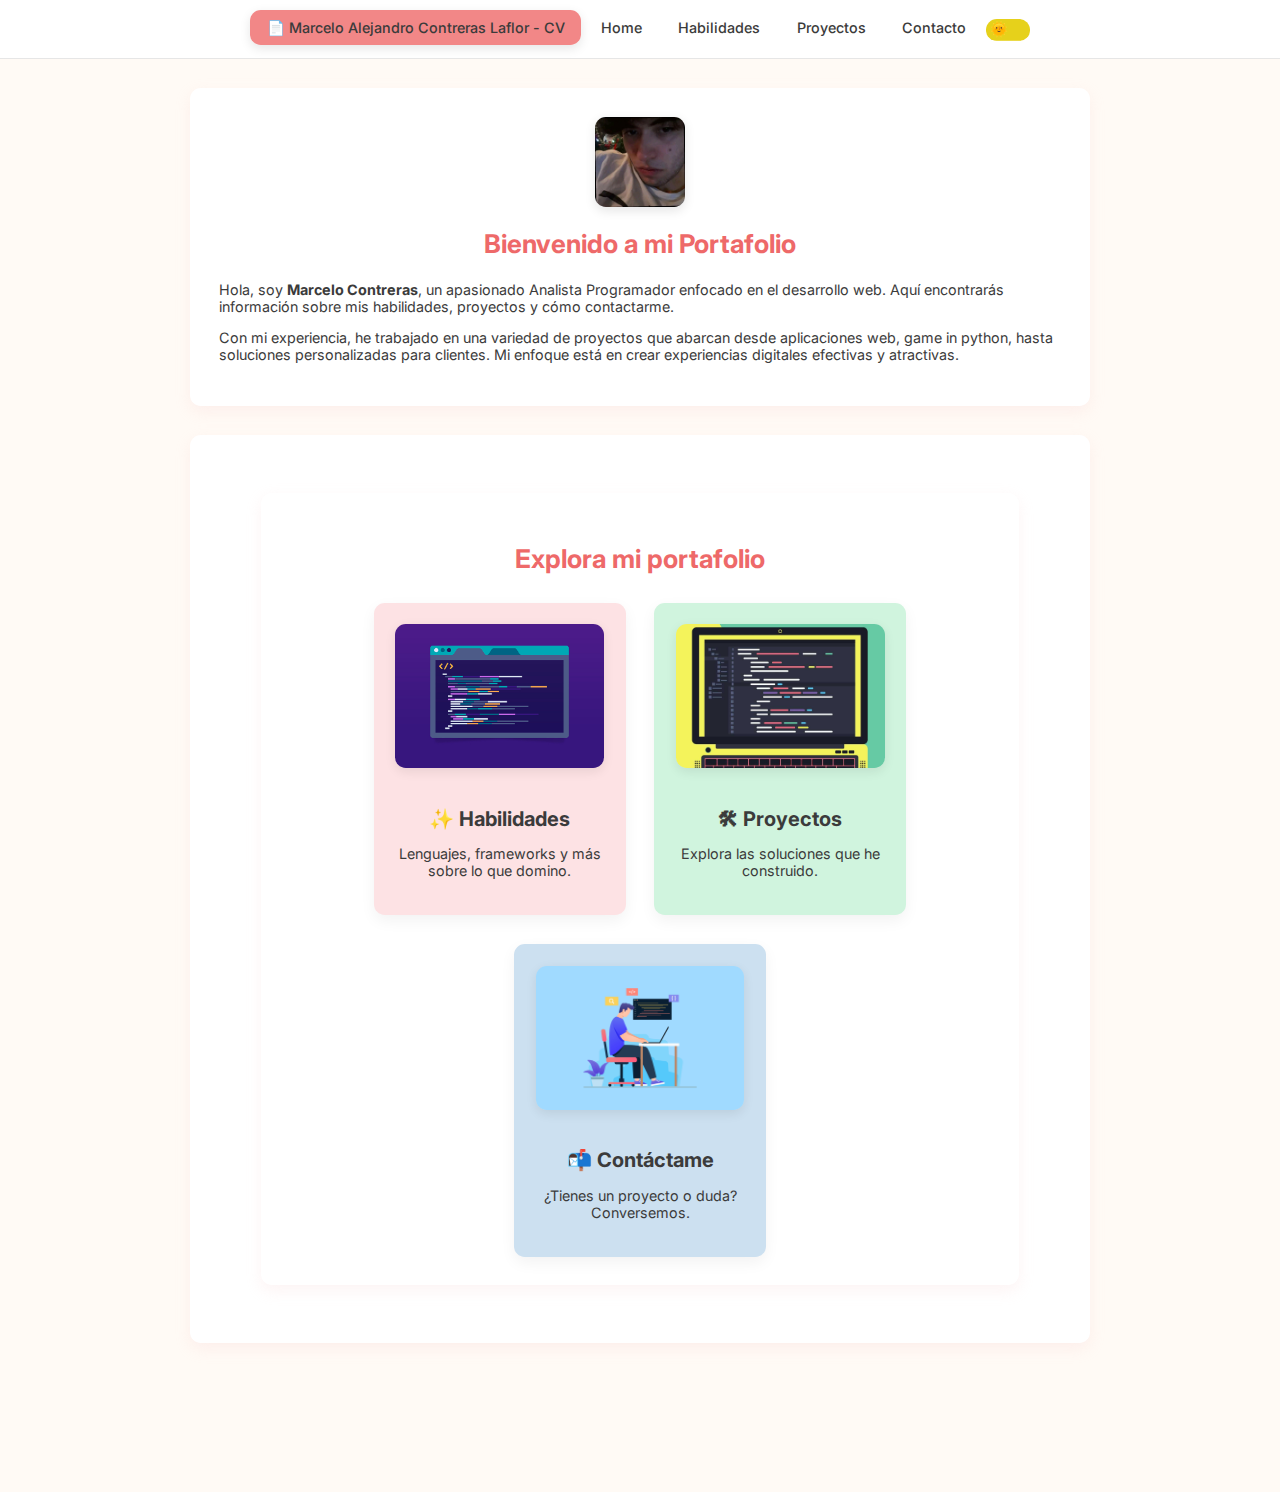
<file: web (portafolio - MARCELO_CONTRERAS)/index.html>
<!DOCTYPE html>
<html lang="es">
<head>
  <meta charset="UTF-8" />
  <meta name="viewport" content="width=device-width, initial-scale=1.0"/>
  <title>Analista Programador | Marcelo Contreras</title>
  <link rel="stylesheet" href="assets/css/Style.css" />
</head>
<body>

<header class="navbar">
  <nav>
    <a href="assets/documents/cv.pdf" class="mi-cv" target="_blank">📄 Marcelo Alejandro Contreras Laflor - CV</a>
    <a href="index.html">Home</a>
    <a href="habilidades.html" aria-current="page">Habilidades</a>
    <a href="proyectos.html">Proyectos</a>
    <a href="Contacto.html">Contacto</a>
    <button id="modo-btn" class="switch-modo" aria-label="Modo Oscuro"></button>
  </nav>
</header>

<section id="inicio" class="bienvenida">
  <img src="assets/img/marcedrkk.jpg" class="marcedrkk" alt="logo Marcelo Contreras" />
  <h2>Bienvenido a mi Portafolio</h2>
  <p>Hola, soy <strong>Marcelo Contreras</strong>, un apasionado Analista Programador enfocado en el desarrollo web. Aquí encontrarás información sobre mis habilidades, proyectos y cómo contactarme.</p>
  <p>Con mi experiencia, he trabajado en una variedad de proyectos que abarcan desde aplicaciones web, game in python, hasta soluciones personalizadas para clientes. Mi enfoque está en crear experiencias digitales efectivas y atractivas.</p>
</section>
<section class="contact">

<section class="tarjetas-navegacion">
  <h2>Explora mi portafolio</h2>
  <div class="card-container">
    <a href="habilidades.html" class="card-link">
      <div class="card pastel html">
        <img src="assets/img/habilidades.jpg" alt="">
        <h3>✨ Habilidades</h3>
        <p>Lenguajes, frameworks y más sobre lo que domino.</p>
      </div>
    </a>
    <a href="proyectos.html" class="card-link">
      <div class="card pastel js">
        <img src="assets/img/proyectos.jpg" alt="">
        <h3>🛠 Proyectos</h3>
        <p>Explora las soluciones que he construido.</p>
      </div>
    </a>
    <a href="Contacto.html" class="card-link">
      <div class="card pastel contacto">
        <img src="assets/img/contacto.png" alt="">
        <h3>📬 Contáctame</h3>
        <p>¿Tienes un proyecto o duda? Conversemos.</p>
      </div>
    </a>
  </div>
</section>

<script src="assets/js/funcionality.js" defer></script>

</body>
</html>
</file>
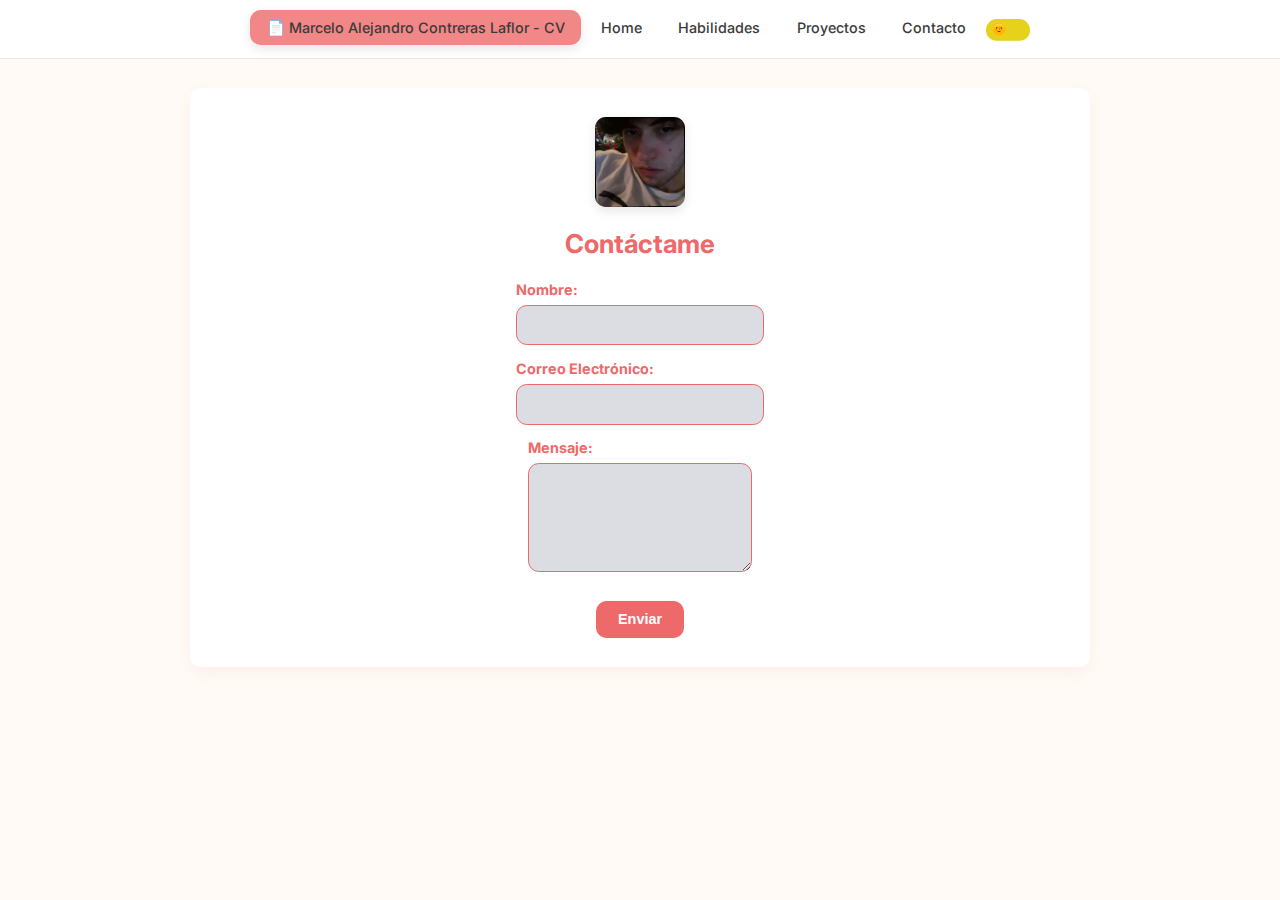
<file: web (portafolio - MARCELO_CONTRERAS)/Contacto.html>
<!DOCTYPE html>
<html lang="es">
<head>
  <meta charset="UTF-8" />
  <meta name="viewport" content="width=device-width, initial-scale=1.0"/>
  <title>Analista Programador | Contacto</title>
  <link rel="stylesheet" href="assets/css/Style.css" />
</head>
<body>

<header class="navbar">
  <nav>
    <a href="assets/documents/cv.pdf" class="mi-cv" target="_blank">📄 Marcelo Alejandro Contreras Laflor - CV</a>
    <a href="index.html">Home</a>
    <a href="habilidades.html" aria-current="page">Habilidades</a>
    <a href="proyectos.html">Proyectos</a>
    <a href="Contacto.html" aria-current="page">Contacto</a>
    <button id="modo-btn" class="switch-modo" aria-label="Modo Oscuro"></button>
  </nav>
</header>

<section class="contact">
  <img src="assets/img/marcedrkk.jpg" class="marcedrkk" alt="logo Marcelo Contreras" />
  <h2>Contáctame</h2>

  <form action="https://formsubmit.co/drkkprueba@gmail.com" method="POST">

    <!-- Este campo oculto desactiva el captcha de FormSubmit -->
    <input type="hidden" name="_captcha" value="false">

    <!-- Este campo te redirige después del envío -->
    <input type="hidden" name="_next" value="Contacto.html">

    <div class="campo">
        <label for="nombre">Nombre:</label>
        <input type="text" name="name" id="nombre" required>
      </div>

      <div class="campo">
        <label for="email">Correo Electrónico:</label>
        <input type="email" name="email" id="email" required>
      </div>

      <div class="campo">
        <label for="mensaje">Mensaje:</label>
        <textarea name="message" id="mensaje" rows="5" required></textarea>
      </div>

      <div id="error-mensaje"></div>

      <button type="submit" class="btn-general">Enviar</button>
    </form>
</section>

<script src="assets/js/funcionality.js" defer></script>

</body>
</html>
</file>
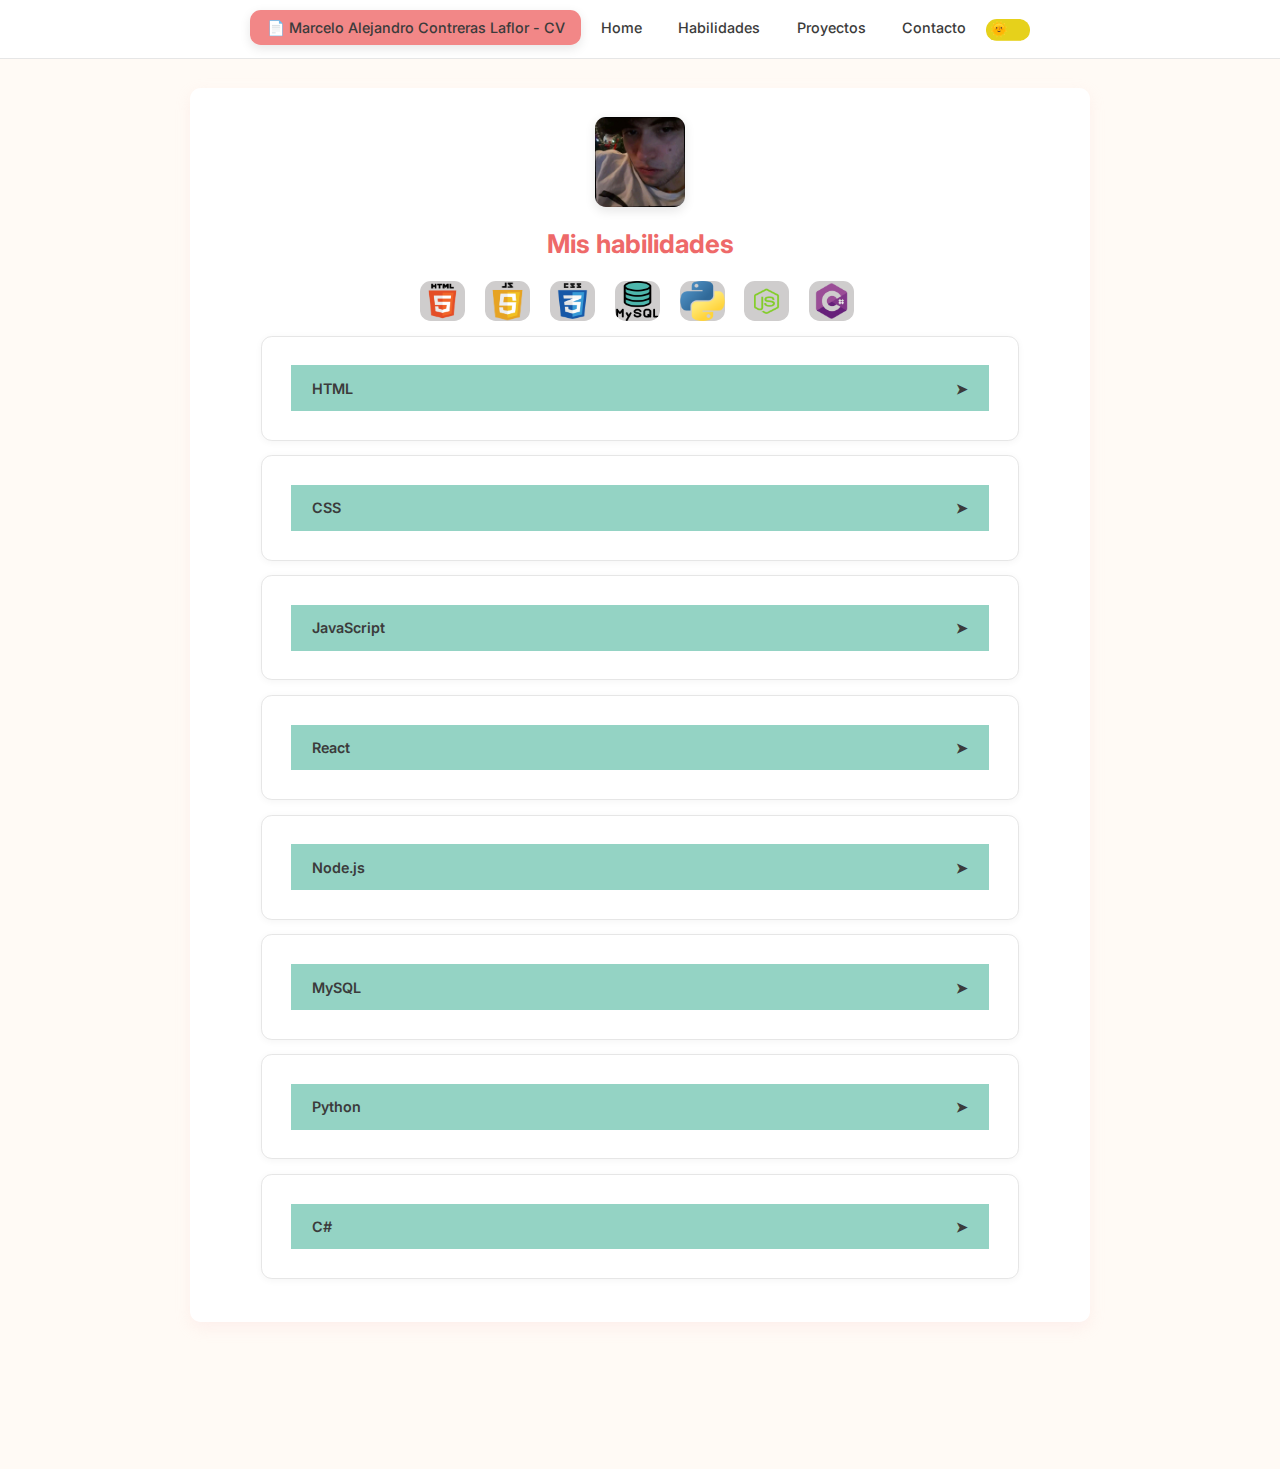
<file: web (portafolio - MARCELO_CONTRERAS)/habilidades.html>
<!DOCTYPE html>
<html lang="es">
<head>
  <meta charset="UTF-8" />
  <meta name="viewport" content="width=device-width, initial-scale=1.0"/>
  <title>Analista Programador | Habilidades</title>
  <link rel="stylesheet" href="assets/css/Style.css" />
</head>
<body>

<header class="navbar" role="banner">
  <nav aria-label="Navegación principal">
    <a href="assets/documents/cv.pdf" class="mi-cv" target="_blank">📄 Marcelo Alejandro Contreras Laflor - CV</a>
    <a href="index.html">Home</a>
    <a href="habilidades.html" aria-current="page">Habilidades</a>
    <a href="proyectos.html">Proyectos</a>
    <a href="Contacto.html">Contacto</a>
    <button id="modo-btn" class="switch-modo" aria-label="Modo Oscuro"></button>
  </nav>
</header>

<main>
  <section class="habilidades" aria-labelledby="titulo-habilidades">
    <img src="assets/img/marcedrkk.jpg" class="marcedrkk" alt="logo Marcelo Contreras" />
    <h2 id="titulo-habilidades">Mis habilidades</h2>

    <ul>
      <a href="https://developer.mozilla.org/es/docs/Glossary/HTML" target="_blank"><img src="assets/iconos/html.png" alt="HTML" class="icono-lenguaje"/></a>
      <a href="https://developer.mozilla.org/es/docs/Web/JavaScript" target="_blank"><img src="assets/iconos/js.png" alt="JavaScript" class="icono-lenguaje"/></a>
      <a href="https://developer.mozilla.org/es/docs/Web/CSS" target="_blank"><img src="assets/iconos/css.webp" alt="css" class="icono-lenguaje"/></a>
      <a href="https://es.wikipedia.org/wiki/MySQL" target="_blank"><img src="assets/iconos/mysql.png" alt="MYSQL" class="icono-lenguaje"/></a>
      <a href="https://developer.mozilla.org/es/docs/Glossary/Python" target="_blank"><img src="assets/iconos/python.png" alt="python" class="icono-lenguaje"/></a>
      <a href="https://developer.mozilla.org/es/docs/Web/API/Node" target="_blank"><img src="assets/iconos/node.js.png" alt="node.js" class="icono-lenguaje"/></a>
      <a href="https://learn.microsoft.com/es-es/dotnet/csharp/tour-of-csharp/overview" target="_blank"><img src="assets/iconos/csharp.png" alt="react" class="icono-lenguaje"/></a>  
    </ul>

    <details class="proyecto" id="HTML">
      <summary>HTML</summary>
      <ul>
        <li>📄 HTML es la revisión más reciente del Lenguaje de Marcado de Hipertexto.</li>
      </ul>
      <h3 style="text-align: center;">Mi experiencia con HTML</h3>
      <ul>
        <li>🧩 Uso de etiquetas semánticas para estructurar contenido de forma accesible.</li>
        <li>📨 Formularios y validaciones nativas para mejorar la UX.</li>
        <li>🪟 Implementación de modales para login y carrito de compras.</li>
      </ul>
    </details>

    <details class="proyecto" id="CSS">
      <summary>CSS</summary>
      <ul>
        <li>🎨 CSS permite diseñar interfaces modernas con animaciones y diseños responsivos.</li>
      </ul>
      <h3 style="text-align: center;">Mi experiencia con CSS</h3>
      <ul>
        <li>📐 Uso avanzado de Flexbox y Grid.</li>
        <li>🎞️ Animaciones y transiciones suaves para mejorar la interacción.</li>
        <li>🧵 Trabajo con SASS y LESS para optimizar el código.</li>
        <li>🌙 Implementación de temas claros/oscuro mediante variables CSS.</li>
      </ul>
    </details>

    <details class="proyecto" id="JavaScript">
      <summary>JavaScript</summary>
      <ul>
        <li>☕ Lenguaje dinámico para interactividad y lógica de aplicaciones web.</li>
      </ul>
      <h3 style="text-align: center;">Mi experiencia con JavaScript</h3>
      <ul>
        <li>💾 <strong>Autenticación:</strong> login, logout, persistencia con <code>localStorage</code>.</li>
        <li>🧑‍💼 <strong>Gestión de roles:</strong> vistas condicionales para admin y usuario.</li>
        <li>🛒 <strong>Carrito:</strong> añadir, eliminar, vaciar, confirmar compra.</li>
        <li>📦 <strong>Fetch API:</strong> consumo de endpoints y manejo de errores.</li>
        <li>🔍 <strong>Filtros dinámicos:</strong> búsqueda, categoría y precios en tiempo real.</li>
        <li>🎯 <strong>Validación:</strong> control de formularios y feedback.</li>
        <li>🔄 <strong>UX dinámica:</strong> actualización de DOM y modales interactivos.</li>
      </ul>
    </details>

    <details class="proyecto" id="react">
      <summary>React</summary>
      <ul>
        <li>⚛️ React facilita la creación de interfaces reutilizables y eficientes.</li>
      </ul>
      <h3 style="text-align: center;">Mi experiencia con React</h3>
      <ul>
        <li>🌐 Routing con React Router.</li>
        <li>🧠 Estado global con Context API y Redux.</li>
        <li>🧱 Componentes personalizados reutilizables.</li>
        <li>🔗 Consumo de APIs REST y GraphQL.</li>
        <li>🚀 Optimización con <code>memo</code>, <code>useMemo</code>, <code>useCallback</code>.</li>
        <li>💡Creación de hooks propios para lógica reutilizable.</li>
      </ul>
    </details>

    <details class="proyecto" id="node">
      <summary>Node.js</summary>
      <ul>
        <li>🌐 Node.js permite desarrollar aplicaciones escalables en JavaScript del lado del servidor.</li>
      </ul>
      <h3 style="text-align: center;">Mi experiencia con Node.js</h3>
      <ul>
        <li>🔧 Creación de servidores web con Express.</li>
        <li>🧾 Desarrollo de APIs REST y GraphQL.</li>
        <li>💽 Bases de datos SQL y MongoDB.</li>
        <li>🔐 Autenticación y autorización con JWT.</li>
        <li>⚙️ Optimización con clustering y técnicas de caché.</li>
        <li>🌍 Integración con servicios externos vía API.</li>
      </ul>
    </details>

    <details class="proyecto" id="mysql">
      <summary>MySQL</summary>
      <ul>
        <li>🗄️ MySQL es un sistema de gestión de bases de datos relacional muy popular.</li>
      </ul>
      <h3 style="text-align: center;">Mi experiencia con MySQL</h3>
      <ul>
        <li>📊 Diseño y normalización de bases de datos.</li>
        <li>🔍 Consultas complejas con JOINs, subconsultas y transacciones.</li>
        <li>🔒 Seguridad y permisos de usuario.</li>
        <li>📈 Optimización de consultas y uso de índices.</li>
      </ul>
    </details>

    <details class="proyecto" id="python">
      <summary>Python</summary>
      <ul>
        <li>🐍 Python es un lenguaje versátil y fácil de aprender.</li>
      </ul>
      <h3 style="text-align: center;">Mi experiencia con Python</h3>
      <ul>
        <li>🧩 Desarrollo de scripts y automatización de tareas.</li>
        <li>🌐 Creación de aplicaciones web con Flask y Django.</li>
        <li>📊 Análisis de datos con Pandas y NumPy.</li>
        <li>🤖 Implementación de modelos de Machine Learning con Scikit-learn.</li>
      </ul>
    </details>

    <details class="proyecto" id="csharp">
      <summary>C#</summary>
      <ul>
        <li>💻 C# es un lenguaje orientado a objetos desarrollado por Microsoft.</li>
      </ul>
      <h3 style="text-align: center;">Mi experiencia con C#</h3>
      <ul>
        <li>🖥️ Desarrollo de aplicaciones de escritorio con Windows Forms y WPF.</li>
        <li>🌐 Creación de APIs REST con ASP.NET Core.</li>
        <li>📦 Integración con bases de datos SQL Server.</li>
        <li>🔒 Implementación de autenticación y autorización.</li>
      </ul>
    </details>
  </section>
</main>

<script src="assets/js/funcionality.js" defer></script>

</body>
</html>
</file>
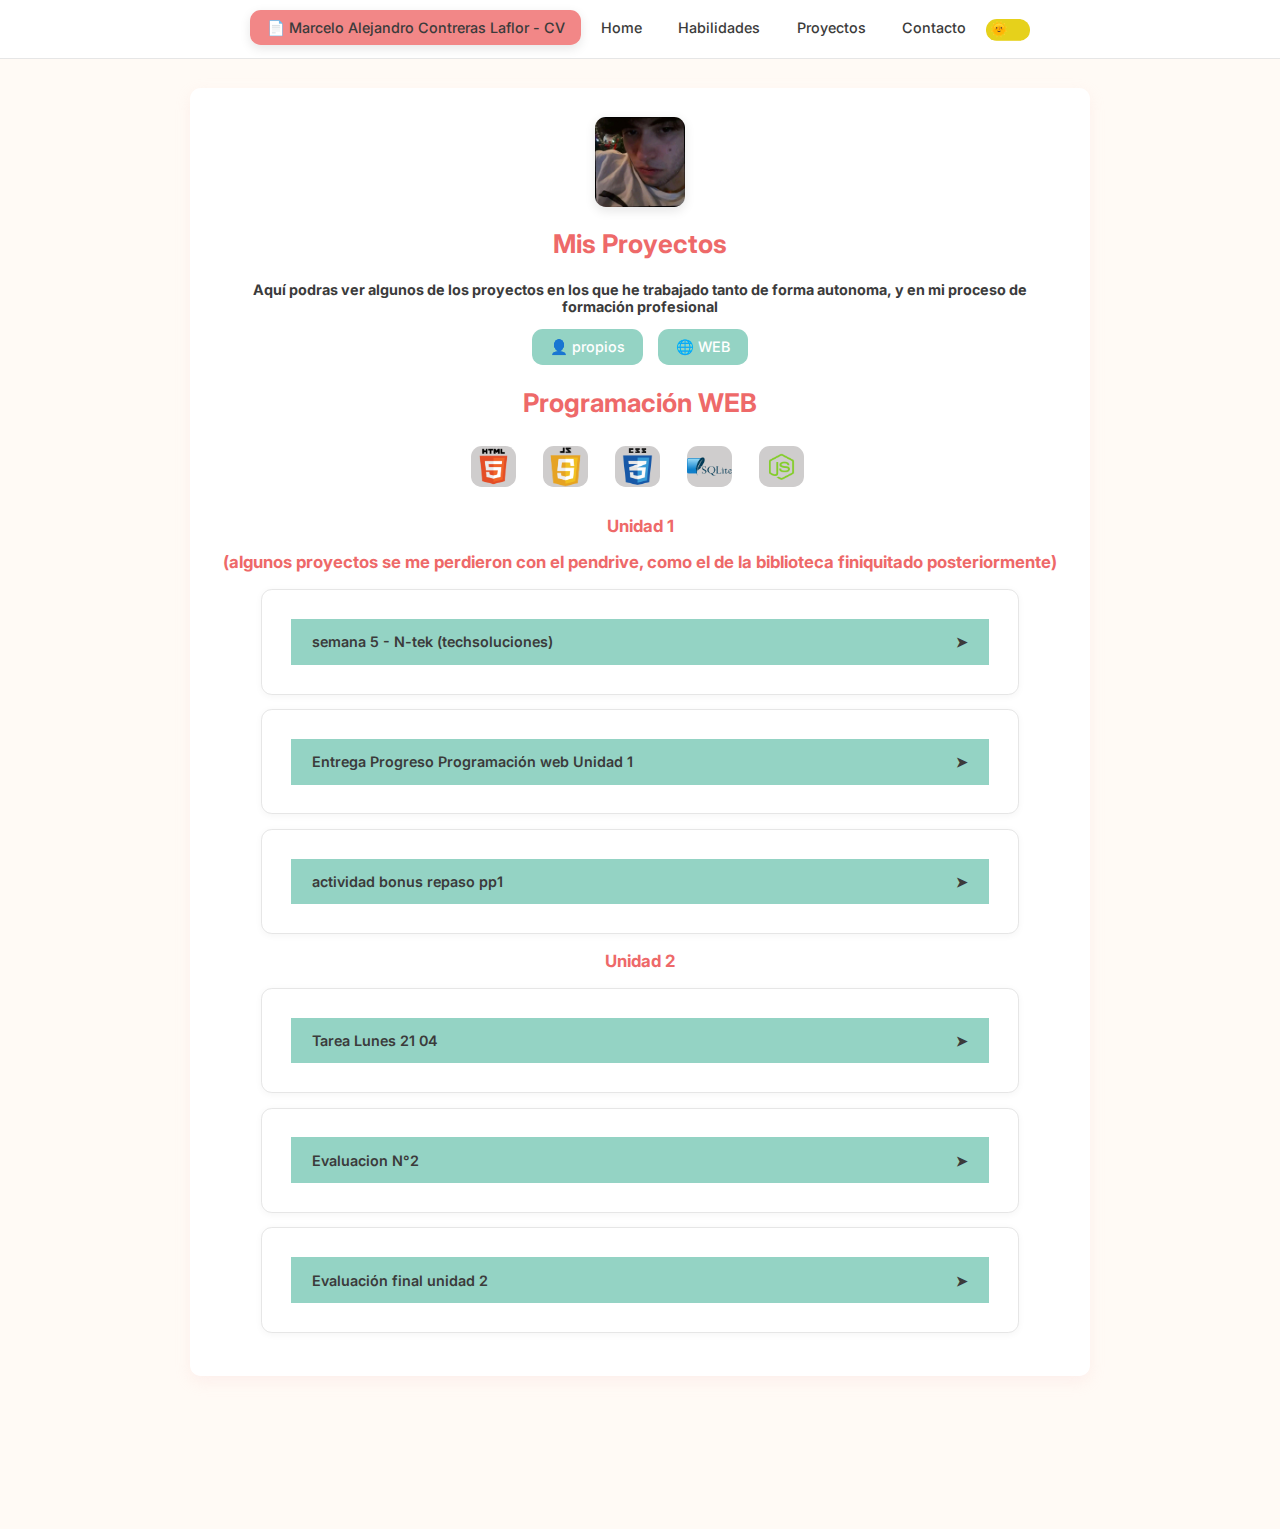
<file: web (portafolio - MARCELO_CONTRERAS)/proyectos.html>
<!DOCTYPE html>
<html lang="es">
<head>
  <meta charset="UTF-8" />
  <meta name="viewport" content="width=device-width, initial-scale=1.0"/>
  <title>Marcelo Contreras | Proyectos</title>
  <link rel="stylesheet" href="assets/css/Style.css" />
</head>
<style>
  .barra-iconos {
  display: flex;
  justify-content: center;
  align-items: center;
  gap: 1.5rem; /* separa los íconos horizontalmente */
  margin: 2rem auto;
  flex-wrap: wrap;
}
  .ache {
  color: #ee6969;
}
  .dark-mode .ache{
  color: #94d3c4;
}
  .nav-proyectos a {
  color: white; 
  text-decoration: none
}
</style>
<body>

<header class="navbar">
  <nav>
    <a href="assets/documents/cv.pdf" class="mi-cv" target="_blank">📄 Marcelo Alejandro Contreras Laflor - CV</a>
    <a href="index.html">Home</a>
    <a href="habilidades.html" aria-current="page">Habilidades</a>
    <a href="proyectos.html">Proyectos</a>
    <a href="Contacto.html">Contacto</a>
    <button id="modo-btn" class="switch-modo" aria-label="Modo Oscuro"></button>
  </nav>
</header>

<main>
  <section class="habilidades" aria-labelledby="titulo-habilidades">
    <img src="assets/img/marcedrkk.jpg" class="marcedrkk" alt="logo Marcelo Contreras" />
    <h2 id="titulo-habilidades">Mis Proyectos</h2> 
    <strong style="text-align: center;"><p>Aquí podras ver algunos de los proyectos en los que he trabajado tanto de forma autonoma, y en mi proceso de formación profesional</p></strong>

    <nav class="nav-proyectos">
      <ul>
        <li><a href="#" onclick="showSection('Personales')">👤 propios</a></li>
        <li><a href="#" onclick="showSection('Programación-Web')">🌐 WEB</a></li>
      </ul>
    </nav>

  <div id="Personales" class="section">
    <h2 style="text-align: center;">Proyectos personales</h2>
    <div class="barra-iconos">
      <img src="assets/iconos/html.png" alt="HTML" class="icono-lenguaje"/>
      <img src="assets/iconos/js.png" alt="JavaScript" class="icono-lenguaje"/>
      <img src="assets/iconos/css.webp" alt="css" class="icono-lenguaje"/>
      <img src="assets/iconos/python.png" alt="python" class="icono-lenguaje">
      <img src="assets/iconos/java.webp" alt="java" class="icono-lenguaje">
    </div>
    <details class="proyecto">
      <summary>Web propio</summary>
      <ul>
        <li>Este repositorio contiene mi página web personal, donde logre aplicar algunos de los conceptos aprendidos en clases y por eso sirvio como ejercicio para mejorar mis habilidades en desarrollo web.</li>
        <button type="submit" class="btn-general"><a href="https://github.com/marcedrkk/web-propio-.git" style="text-decoration: none; color: white;" target="_blank">Ir a GitHub</a></button>
      </ul>
    </details>  
    <details class="proyecto">
      <summary>Practica de patrones de diseño</summary>
      <ul>
        <li>Este repositorio, contiene un codigo en el cual aplique 4 patrones de diseño en JAVA (adapter, bridge, singleton, prototype).</li>
        <button type="submit" class="btn-general"><a href="https://github.com/marcedrkk/Practica-de-Patrones.git" style="text-decoration: none; color: white;" target="_blank">Ir a GitHub</a></button>
      </ul>
    </details>
    <details class="proyecto">
      <summary>Ejercicio Final curso básico Python</summary>
      <ul>
        <li>Este repositorio contiene el ejercicio final que tuve que realizar en un curso basico de Python, el cual me ayudo a entender de mucho mejor manera el uso de diferentes funciónes. Mi tarea era escribir un simple programa que simule jugar a tic-tac-toe (nombre en inglés) con el usuario.</li>
        <button type="submit" class="btn-general"><a href="https://github.com/marcedrkk/Proyecto-Final-Curso-basico-Python.git" style="text-decoration: none; color: white;" target="_blank">Ir a GitHub</a></button>
      </ul>
    </details>   
    <details class="proyecto">
      <summary>curso html (aplicando lo aprendido)</summary>
      <ul>
        <li>Este repositorio contiene uno de los ejercicios que tuve en mi curso "Introducción al desarrollo WEB", en el cual tuve que aplicar todo lo aprendido en el curso introductorio (simule una tienda de venta de figuras).</li>
        <button type="submit" class="btn-general"><a href="https://github.com/marcedrkk/curso-html-aplicando-lo-aprendido-.git" style="text-decoration: none; color: white;" target="_blank">Ir a GitHub</a></button>
      </ul>
    </details> 
    <details class="proyecto">
      <summary>Space Invaders ST</summary>
      <ul>
        <li>Este repositorio contiene mi versión del famosísimo juego Space Invaders, en la que implementé diferentes niveles de dificultad y efectos visuales de explosiones al colisionar las balas con los enemigos.</li>
        <button type="submit" class="btn-general"><a href="https://github.com/marcedrkk/Space-Invaders-ST.git" style="text-decoration: none; color: white;" target="_blank">Ir a GitHub</a></button>
      </ul>
    </details>
  </div>

  <div id="Programación-Web" class="section"> 
    <h2 style="text-align: center;" class="ache"> Programación WEB</h2>
    <div class="barra-iconos">
      <img src="assets/iconos/html.png" alt="HTML" class="icono-lenguaje"/>
      <img src="assets/iconos/js.png" alt="JavaScript" class="icono-lenguaje"/>
      <img src="assets/iconos/css.webp" alt="css" class="icono-lenguaje"/>
      <img src="assets/iconos/SQLite.webp" alt="SQLite" class="icono-lenguaje">
      <img src="assets/iconos/node.js.png" alt="node" class="icono-lenguaje">
    </div>
    <h3 style="text-align: center;" class="ache">Unidad 1</h3>
    <h3 style="text-align: center;" class="ache">(algunos proyectos se me perdieron con el pendrive, como el de la biblioteca finiquitado posteriormente)</h3>
    <details class="proyecto">
      <summary>semana 5 - N-tek (techsoluciones)</summary>
      <ul>
        <li>Este repositorio contiene la actividad de la semana 5 de programación web, sin embargo no logre implementar el login aunque si pude realizar el contacto gracias a formsubmit, el proyecto se llama N-tek y esta enfocado en la innovación tecnologica.</li>
        <button type="submit" class="btn-general"><a href="https://github.com/marcedrkk/Semana-5---Techsoluciones---N-tek-.git" style="text-decoration: none; color: white;" target="_blank">Ir a GitHub</a></button>
      </ul>
    </details>
    <details class="proyecto">
      <summary>Entrega Progreso Programación web Unidad 1</summary>
      <ul>
        <li>Este repositorio contiene mi página web correspondiente a la actividad de la semana 3 de la Unidad 1. En esta actividad, la interfaz está diseñada para representar un aula virtual hipotética de "Educonecta</li>
        <button type="submit" class="btn-general"><a href="https://github.com/marcedrkk/-Entrega-Progreso-Programaci-n-web-Unidad-1.git" style="text-decoration: none; color: white;" target="_blank">Ir a GitHub</a></button>
      </ul>
    </details>
    <details class="proyecto">
      <summary>actividad bonus repaso pp1</summary>
      <ul>
        <li>Este repositorio contiene la actividad "Actividad Bonus Repaso PP1", en la que nos enfocamos en practicar el uso de un contenedor genérico como div, con el objetivo de crear tarjetas que simulan el perfil de un trabajador.</li>
        <button type="submit" class="btn-general"><a href="https://github.com/marcedrkk/-actividad-bonus-repaso-pp1.git" style="text-decoration: none; color: white;" target="_blank" >Ir a GitHub</a>
      </ul>
    </details>
    <h3 style="text-align: center;" class="ache">Unidad 2</h3>
    <details  class="proyecto">
      <summary>Tarea Lunes 21 04</summary>
      <ul>
        <li>Esta actividad estuvo pensada para ayudarme a practicar cómo hacer consultas a una base de datos llamada "Sqlite". Cada ejercicio está explicado paso a paso, con ejemplos y una breve explicación para que asi, pueda entender cada consulta.</li>
        <button class="btn-general"><a href="assets/documents/Actividad_SQL_Biblioteca_Detallada_MARCELO_CONTRERAS.docx" style="text-decoration: none; color: white;">Descargar</a></button>
      </ul>    
    </details>
    <details  class="proyecto">
      <summary>Evaluacion N°2</summary>
      <ul>
        <li>Esta evaluación, consto con 3 partes, la <strong>parte 1 </strong>es un documento escrito en el cual se deben resolver algunas necesidades, identificando requerimientos y pensando en la implementación futuras.</li>
        <button class="btn-general"><a href="assets/documents/Evaluacion Programacion web_PARTE1_MARCELO_CONTRERAS.pdf" style="text-decoration: none; color: white;" target="_blank">Descargar</a></button>
        <li>Este repositorio contiene la Parte 2 de la 'Evaluación N.º 2', correspondiente a un avance del que posteriormente fue el Proyecto Final (Parte 3). En esta etapa se trabajó con el caso 'Sistema Seguro de Gestión Clínica para la Institución Médica Vitalis', donde debían implementarse ciertos requerimientos específicos.</li>
        <button type="submit" class="btn-general"><a href="https://github.com/marcedrkk/Evaluacion-N-2---parte-2.git" style="text-decoration: none; color: white;" target="_blank">Ir a GitHub</a></button>
        <li>Este repositorio contiene la Parte 3 de la 'Evaluación N.º 2', correspondiente a la entrega de la version final del proyecto del caso de: 'Sistema Seguro de Gestión Clínica para la Institución Médica Vitalis'.</li>
        <h4>Descargar informe  👉</h4>
        <button class="btn-general"><a href="assets/documents/INFORME_EVALUACION_MARCELO_CONTRERAS.pdf" style="text-decoration: none; color: white;" target="_blank">Descargar</a></button>
        <h4>GitHub  👉</h4>
        <button type="submit" class="btn-general"><a href="https://github.com/marcedrkk/Parte-3-Ev2.git" style="text-decoration: none; color: white;" target="_blank">Ir a GitHub</a></button>
      </ul>
    </details>
    <details class="proyecto">
      <summary>Evaluación final unidad 2</summary>
      <ul>
        <li>Esta evaluacion consto de un avance y la entrega final del proyecto, el cual tuvo que ser prensentado frente al profesor.</li>
        <h4>Avance</h4>
        <li>Este repositorio contiene el avance de la Evaluación Final de la Unidad 2, en el que se logró implementar principalmente la estructura, aunque aún queda mucha implementación por realizar.</li>
        <button type="submit" class="btn-general"><a href="https://github.com/marcedrkk/Avance-Evaluaci-n-final-Unidad-2.git" style="text-decoration: none; color: white;" target="_blank">Ir a GitHub</a></button>
        <li>Este repositorio contiene mi página web, la cual fue realizada como parte de la evaluación final de la Unidad 2 de la asignatura "Programación Web". Representó un gran esfuerzo por parte de nuestro grupo de trabajo (Benjamin, Kameron y yo), y aunque no todos los requerimientos fueron implementados, la mayoría sí lo fueron.</li>
        <button type="submit" class="btn-general"><a href="https://github.com/marcedrkk/Evaluaci-n-final-unidad-2.git" style="text-decoration: none; color: white;" target="_blank">Ir a GitHub</a></button>
        <h4>Documentación 👉</h4>
        <button class="btn-general"><a href="assets/documents/Documentacion_evaluacionWeb_VerdeVital.pdf" style="text-decoration: none; color: white;" target="_blank">Descargar</a></button>
        <h4>Presentación 👉</h4>
        <button class="btn-general"><a href="assets/documents/VerdeVital.pptx" style="text-decoration: none; color: white;">Descargar</a></button>
      </ul>
    </details>
  </div>
  </details>
  </section>
</main>

<script src="assets/js/funcionality.js"></script>

</body>
</html>
</file>
<file: web (portafolio - MARCELO_CONTRERAS)/assets/css/Style.css>
@import url('https://fonts.googleapis.com/css2?family=Inter:wght@400;600&display=swap');

:root {
  --bg: #fffaf5;
  --surface: #ffffff;
  --text: #3b3b3b;
  --text-muted: #8884a2;
  --primary: #ee6969;          /* Rosa pastel */
  --primary-hover: #f28787;
  --accent: #94d3c4;           /* Celeste pastel */
  --accent-contrast: #94d3c4;  /* Verde pastel */
  --border: #e6e6e6;
  --radius: 12px;
  --transition: 0.25s ease-in-out;
}

* {
  box-sizing: border-box;
  scroll-behavior: smooth;
}

body {
  margin: 0;
  padding: 0;
  font-family: 'Inter', sans-serif;
  background-color: var(--bg);
  color: var(--text);
  zoom: 90%;
}

/* --- Navbar --- */
.navbar {
  background-color: var(--surface);
  padding: 1.2rem 2rem;
  display: flex;
  justify-content: center;
  gap: 2rem;
  border-bottom: 2px solid var(--border);
  position: sticky;
  top: 0;
  z-index: 100;
}

.navbar a {
  color: var(--text);
  font-weight: 500;
  text-decoration: none;
  padding: 10px 18px;
  border-radius: var(--radius);
  transition: background-color var(--transition), color var(--transition);
}

.navbar a:hover {
  background-color: var(--accent);
  color: #fff;
}

/* --- Secciones --- */
section {
  background-color: var(--surface);
  margin: 2rem auto;
  padding: 2rem;
  width: 90%;
  max-width: 1000px;
  border-radius: var(--radius);
  box-shadow: 0 6px 16px rgba(246, 198, 198, 0.2);
  transition: transform var(--transition), box-shadow var(--transition);
}

section:hover {
  transform: translateY(-3px);
  box-shadow: 0 8px 24px rgba(240, 170, 170, 0.3);
}

/* --- Títulos --- */
h2 {
  font-size: 1.8rem;
  margin-bottom: 1.5rem;
  color: var(--primary);
  text-align: center;
}

/* --- Habilidades --- */
.habilidades ul {
  list-style: none;
  padding: 0;
  display: flex;
  flex-wrap: wrap;
  gap: 1rem;
  justify-content: center;
}
.habilidades li {
  background-color: var(--accent-contrast);
  padding: 10px 20px;
  border-radius: var(--radius);
  font-weight: 500;
  color: var(--text);
  transition: transform var(--transition), background-color var(--transition);
}
.habilidades li:hover {
  background-color: var(--primary);
  color: #fff;
  transform: scale(1.05);
}

/* --- Formulario contacto --- */
.contact form {
  display: flex;
  flex-direction: column;
  align-items: center;
  gap: 1rem;
}
.contact input,
.contact textarea {
  width: 100%;
  max-width: 500px;
  padding: 12px;
  border-radius: var(--radius);
  border: 1px solid var(--border);
  background-color: #fff;
  font-size: 1rem;
  transition: border-color var(--transition);
}
.contact input:focus,
.contact textarea:focus {
  border-color: var(--primary);
  outline: none;
}

/* --- Botón general --- */
.button-primary {
  background-color: var(--primary);
  color: white;
  padding: 12px 24px;
  border: none;
  border-radius: var(--radius);
  font-weight: 600;
  font-size: 1rem;
  cursor: pointer;
  transition: background-color var(--transition), transform var(--transition);
}
.button-primary:hover {
  background-color: var(--primary-hover);
  transform: scale(1.05);
}

/* --- Tarjetas de proyectos --- */
.card-container {
  display: flex;
  flex-wrap: wrap;
  gap: 1.5rem;
  justify-content: center;
}
.repo-card {
  background-color: #fff;
  border: 2px solid var(--accent);
  border-radius: var(--radius);
  width: 260px;
  padding: 1.5rem;
  text-align: center;
  transition: transform var(--transition), box-shadow var(--transition);
}
.repo-card h3 {
  color: var(--primary-hover);
  margin-bottom: 0.5rem;
}
.repo-card p {
  color: var(--text-muted);
  font-size: 0.95rem;
  margin-bottom: 1rem;
}
.repo-card a {
  color: var(--primary);
  text-decoration: none;
  font-weight: 600;
}
.repo-card:hover {
  transform: translateY(-4px);
  box-shadow: 0 8px 16px rgba(255, 200, 200, 0.2);
}

/* --- Pie de sección --- */
.cv-descarga {
  text-align: center;
  margin-top: 2rem;
}
/* --- Modo Oscuro --- */
body.dark-mode {
  background-color: #1e1e1e;
  color: #f1f1f1;
}

.dark-mode .navbar {
  background-color: #2a2a2a;
  border-bottom: 2px solid #444;
}

.dark-mode .navbar a {
  color: #f1f1f1;
}
.dark-mode .navbar a:hover {
  background-color: #ee6969;
  color: #353333;
}

.dark-mode section,
.dark-mode .proyecto {
  background-color: #2a2a2a;
  border: 1px solid #3a3a3a;
  box-shadow: none;
}

.dark-mode h2 {
  color: var(--accent-contrast);
}

/* --- Habilidades --- */
.dark-mode .habilidades li {
  background-color: #ee6969;
  color: #f1f1f1;
}
.dark-mode .habilidades li:hover {
  background-color: var(--accent-contrast);
  color: #524e4e;
}

/* --- Formulario --- */
.dark-mode input,
.dark-mode textarea {
  background-color: #252525;
  border: 1px solid #555;
  color: #f1f1f1;
}
.dark-mode input:focus,
.dark-mode textarea:focus {
  border-color: #ee6969;
}

/* --- Botones --- */
.dark-mode .button-primary,
.dark-mode .btn-general {
  background-color: #ee6969;
  color: #fdfdfd;
}
.dark-mode .button-primary:hover,
.dark-mode .btn-general:hover {
  background-color: #f28787;
  transform: scale(1.05);
}

/* --- Tarjetas de proyectos --- */
.dark-mode .repo-card {
  background-color: #2f2f2f;
  border-color: #555;
}
.dark-mode .repo-card h3 {
  color: #f1b5b5;
}
.dark-mode .repo-card p {
  color: #cccccc;
}
.dark-mode .repo-card a {
  color: #ee9999;
}
/* --- Boton darkmode --- */
.modo-btn{
    position: fixed;
    top: 20px;
    right: 20px;
    background-color: var(--primary);
    color: white;
    border: none;
    border-radius: var(--radius);
    padding: 10px 15px;
    cursor: pointer;
    font-size: 1rem;
    transition: background-color var(--transition), transform var(--transition);
}
.btn-general{
    background-color: var(--primary);
    color: white;
    padding: 12px 24px;
    border: none;
    border-radius: var(--radius);
    font-weight: 600;
    font-size: 1rem;
    cursor: pointer;
    transition: background-color var(--transition), transform var(--transition);
}
.dark-mode .btn-general{
    background-color: var(--accent-contrast);
    color: #f1f1f1;
}

.proyecto{
    background-color: var(--surface);
    margin: 2rem auto;
    padding: 2rem;
    width: 90%;
    max-width: 1000px;
    border-radius: var(--radius);
    box-shadow: 0 6px 16px rgba(246, 198, 198, 0.2);
    transition: transform var(--transition), box-shadow var(--transition);
}
.proyecto:hover {
    transform: translateY(-3px);
    box-shadow: 0 8px 24px rgba(240, 170, 170, 0.3);
}
.proyecto p {
    list-style: none;
    padding: 0;
    margin: 1rem 0;
}

/* --- Estilo flecha sumary --- */
details.proyecto {
  border: 1px solid var(--border);
  border-radius: var(--radius);
  margin: 1rem auto;
  overflow: hidden;
  background-color: var(--surface);
  box-shadow: 0 2px 8px rgba(0, 0, 0, 0.04);
  transition: box-shadow 0.3s ease;
}

details.proyecto summary {
  position: relative;
  padding: 1rem 1.5rem;
  font-weight: 600;
  cursor: pointer;
  list-style: none;
  display: flex;
  align-items: center;
  justify-content: space-between;
  background-color: var(--accent-contrast);
  transition: background-color var(--transition), color var(--transition);
}
.dark-mode details.proyecto summary {
  background-color: var(--primary);
  color: #f1f1f1;
}
.dark-mode details.proyecto summary:hover {
  background-color: var(--accent);
  color: #fdfdfd;
}
details.proyecto summary:hover {
  background-color: var(--primary);
  color: #fff;
}

details.proyecto summary::after {
  content: "➤";
  font-size: 1rem;
  transition: transform 0.3s ease;
  margin-left: 0.5rem;
  color: var(--text);
}
details.proyecto summary:hover::after {
  color: var(--text);
}
.dark-mode details.proyecto summary::after {
  color: var(--text);
}

details.proyecto[open] summary::after {
  transform: rotate(90deg);
  color: var(--bg);
}

details.proyecto > *:not(summary) {
  padding: 0 1.5rem 1.5rem;
  animation: despliegue 0.3s ease-in-out;
}
/* Tarjetas de habilidades y proyectos */
.tarjetas-navegacion {
  text-align: center;
  padding: 2rem 1rem;
}

.card-container {
  display: flex;
  flex-wrap: wrap;
  justify-content: center;
  gap: 2rem;
  margin-top: 2rem;
}

.card-link {
  text-decoration: none;
}

.card {
  width: 280px;
  padding: 1.5rem;
  border-radius: var(--radius);
  transition: transform 0.3s ease, box-shadow 0.3s ease;
  text-align: center;
  box-shadow: 0 6px 16px rgba(0,0,0,0.05);
  color: var(--text);
}

.card h3 {
  margin-bottom: 0.5rem;
  font-size: 1.4rem;
  color: var(--text);
}

.card p {
  color: var(--text);
  font-size: 1rem;
}

.card:hover {
  transform: translateY(-6px);
  box-shadow: 0 12px 24px rgba(0,0,0,0.1);
}

/* Temas pastel opcionales - Dark Mode*/
.card.html {
  background-color: #fde2e4;
}
.card.js {
  background-color: #d0f4de;
}
.card.contacto {
  background-color: #cce0f0;
}
.dark-mode .card.html{
  background-color: #f07979;
}
.dark-mode .card.html h3{
  color: var(--bg);
}
.dark-mode .card.card.html p{
  color: var(--bg);
}
.dark-mode .card.js{
  background-color: #9cf19c;
}
.dark-mode .card.js h3{
  color: var(--bg);
}
.dark-mode .card.js p{
  color: var(--bg);
}
.dark-mode .card.contacto{
  background-color: #4090f3;
}
.dark-mode .card.contacto h3{
  color: var(--bg);
}
.dark-mode .card.contacto p{
  color: var(--bg);
}
.card img {
  width: 100%;
  height: 160px;
  object-fit: cover;
  border-radius: var(--radius);
  margin-bottom: 1rem;
  box-shadow: 0 4px 12px rgba(0, 0, 0, 0.08);
}

/* Tarjeta de CV */
.mi-cv {
  text-align: center;
  margin-top: 2rem;
  padding: 1rem;
  background-color: var(--primary-hover);
  border-radius: var(--radius);
  box-shadow: 0 4px 12px rgba(0, 0, 0, 0.1);
  transition: transform var(--transition), box-shadow var(--transition);
}
.dark-mode .mi-cv {
  background-color: var(--accent-contrast);
  color: #f1f1f1;
}

/* Checkbox para modo oscuro */
.switch-modo {
  width: 48px;
  height: 24px;
  border-radius: 12px;
  background: linear-gradient(90deg, #e6d11b 50%, #07063d 50%);
  background-size: 200% 100%;
  background-position: left;
  transition: background-position 0.3s ease;
  border: none;
  cursor: pointer;
  position: relative;
  vertical-align: middle;
  display: inline-flex;
  align-items: center;
  justify-content: center;
  margin-top: 2px;
}

.switch-modo::before {
  content: "🌞";
  position: absolute;
  top: 2px;
  left: 4px;
  font-size: 1rem;
  transition: transform 0.3s ease;
}

body.dark-mode .switch-modo {
  background-position: right;
}

body.dark-mode .switch-modo::before {
  content: "🌛";
  transform: translateX(20px);
}
/* logo Marcelo Contreras */
.marcedrkk {
  width: 100px;
  height: auto;
  display: block;
  margin: 0 auto;
  border-radius: var(--radius);
  border-style: initial;
  border-color: brown;
  box-shadow: 0 4px 12px rgba(0, 0, 0, 0.1);
  transition: transform var(--transition), box-shadow var(--transition);

}
.marcedrkk:hover {
  transform: scale(1.05);
  box-shadow: 0 6px 16px rgba(0, 0, 0, 0.2);
}

/*Iconos de navegación*/
.icono-lenguaje {
  background-color: rgb(207, 205, 205);
  border-radius: 12px;
  width: 50px;
  height: 45px;
  vertical-align: middle;
  margin-right: 6px;
  transition: transform var(--transition);
}
.icono-lenguaje:hover {
  background-color: var(--bg);
  transform: scale(1.3);
  filter: drop-shadow(0 2px 4px rgba(0, 0, 0, 0.2));
  transition: transform var(--transition), filter var(--transition);
}
.dark-mode .icono-lenguaje:hover{
  background-color: var(--bg);
}
.formulario-contacto {
  display: flex;
  flex-direction: column;
  gap: 1.2rem;
  max-width: 500px;
  margin: auto;
  background-color: var(--surface);
  padding: 2rem;
  border-radius: var(--radius);
  box-shadow: 0 0 12px rgba(0, 255, 231, 0.1);
}

.campo {
  display: flex;
  flex-direction: column;
}

.campo label {
  margin-bottom: 0.5rem;
  font-weight: bold;
  color: var(--primary);
}

.campo input, .campo textarea {
  padding: 0.75rem;
  border-radius: var(--radius);
  border: 1px solid var(--primary);
  background-color: #dbdde2;
  color: var(--text);
  font-family: inherit;
  font-size: 1rem;
}
.dark-mode .campo label {
  color: var(--accent);
}
.dark-mode .campo input {
  border: var(--accent);
}
.dark-mode .campo textarea {
  border: var(--accent);
}

@keyframes despliegue {
  from {
    opacity: 0;
    transform: translateY(-5px);
  }
  to {
    opacity: 1;
    transform: translateY(0);
  }
}
/* 🌐 Adaptaciones responsive para pantallas pequeñas */
@media (max-width: 768px) {
  body {
    zoom: 100%;
    padding: 0 1rem;
  }

  .navbar {
    flex-wrap: wrap;
    justify-content: center;
    gap: 1rem;
    padding: 1rem;
    text-align: center;
  }

  .navbar a {
    padding: 8px 12px;
    font-size: 0.95rem;
  }

  h2 {
    font-size: 1.4rem;
  }

  section {
    padding: 1.5rem 1rem;
  }

  .habilidades ul {
    flex-direction: column;
    align-items: center;
  }

  .card-container {
    flex-direction: column;
    align-items: center;
  }

  .card {
    width: 100%;
    max-width: 320px;
  }

  .repo-card {
    width: 100%;
    max-width: 320px;
  }

  .contact input,
  .contact textarea {
    width: 100%;
    max-width: 100%;
  }

  .modo-btn {
    top: 15px;
    right: 15px;
  }

  .marcedrkk {
    width: 80px;
  }

  .icono-lenguaje {
    width: 40px;
    height: 40px;
    margin: 4px;
  }

  details.proyecto summary {
    flex-direction: column;
    align-items: flex-start;
    font-size: 0.95rem;
  }

  .formulario-contacto {
    padding: 1.5rem 1rem;
  }
}
</file>
